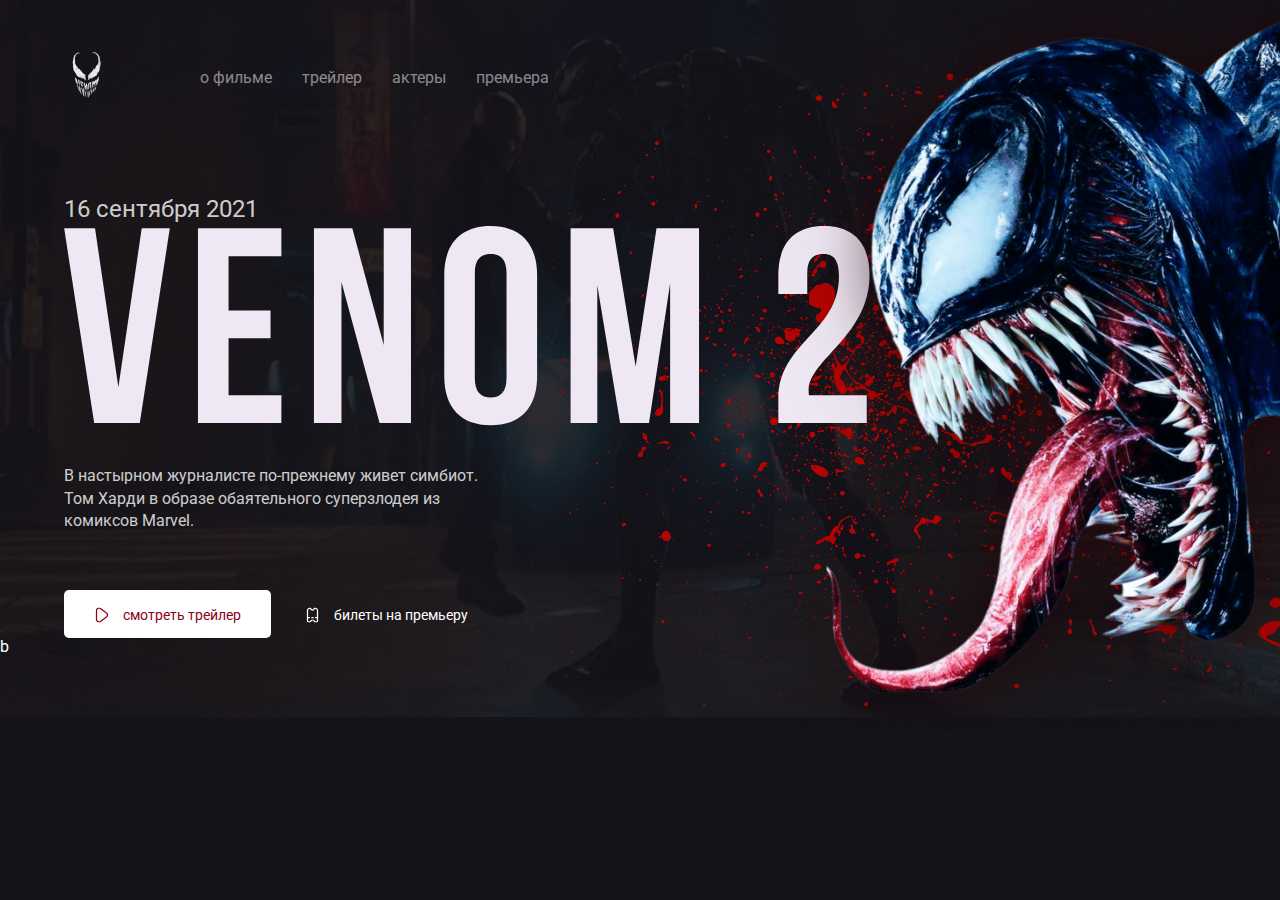
<file: index.html>
<!DOCTYPE html>
<html lang="ru">
  <head>
    <meta charset="UTF-8" />
    <meta http-equiv="X-UA-Compatible" content="IE=edge" />
    <meta name="viewport" content="width=device-width, initial-scale=1.0" />
    <title>Главная Venom 2</title>
    <link rel="stylesheet" href="css/normalize.css" />
    <link rel="preconnect" href="https://fonts.gstatic.com" />
    <link
      href="https://fonts.googleapis.com/css2?family=Roboto:wght@400;700&display=swap"
      rel="stylesheet"
    />
    <link rel="stylesheet" href="css/style.css" />
  </head>
  <body class="blood">
    <div class="container">
      <header class="header">
        <a href="aboute.html" class="logo-link">
          <img width="46" hight="71" src="img/logo.png" alt="logo.png: venom" />
        </a>
        <nav class="nav">
          <ul class="nav-menu">
            <li class="nav-menu-item">
              <a href="aboute.html" class="nav-menu-link">о фильме</a>
            </li>
            <li class="nav-menu-item">
              <a href="trailer.html" class="nav-menu-link">трейлер</a>
            </li>
            <li class="nav-menu-item">
              <a href="actors.html" class="nav-menu-link">актеры</a>
            </li>
            <li class="nav-menu-item">
              <a href="premier.html" class="nav-menu-link">премьера</a>
            </li>
          </ul>
        </nav>
      </header>
      <div class="film">
        <div class="film-text">
          <span class="film-date">16 сентября 2021</span>
          <img src="img/Venom 2.svg" alt="logo: venom 2" class="film-logo" />
          <p class="film-description">
            В настырном журналисте по-прежнему живет симбиот. Том Харди в образе
            обаятельного суперзлодея из комиксов Marvel.
          </p>
        </div>
        <!-- /.hero-text -->
        <div class="button-group">
          <button class="button button-primary">
            <img
              width="15"
              src="img/play.svg"
              alt="icon: play"
              class="button-icon"
            />
            <span class="button-text"> смотреть трейлер </span>
          </button>
          <a href="trailer.html" class="button button-link">
            <img
              width="15"
              src="img/ticket.svg"
              alt="icon:ticket"
              class="button-icon"
            />
            <span class="button-text">билеты на премьеру</span>
          </a>
        </div>
      </div>
    </div>
    <img src="img/venom.png" alt="foto: venom" class="venom" />
    b
  </body>
</html>
</file>
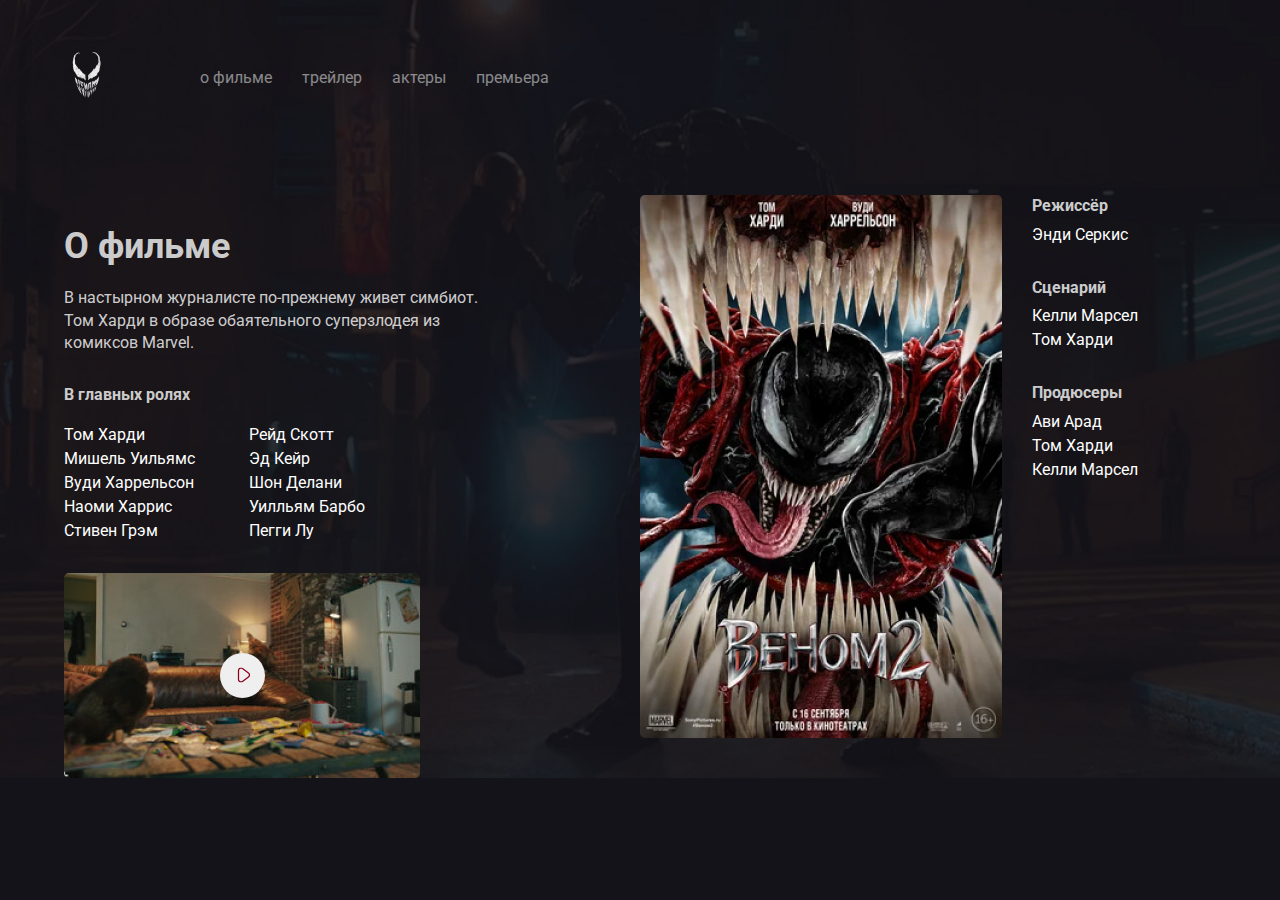
<file: aboute.html>
<!DOCTYPE html>
<html lang="ru">
  <head>
    <meta charset="UTF-8" />
    <meta http-equiv="X-UA-Compatible" content="IE=edge" />
    <meta name="viewport" content="width=device-width, initial-scale=1.0" />
    <title>О фильме Venom 2</title>
    <link rel="stylesheet" href="css/normalize.css" />
    <link rel="preconnect" href="https://fonts.gstatic.com" />
    <link
      href="https://fonts.googleapis.com/css2?family=Roboto:wght@400;700&display=swap"
      rel="stylesheet"
    />
    <link rel="stylesheet" href="css/style.css" />
  </head>
  <body class="primary-bg">
    <div class="container">
      <header class="header">
        <a href="/" class="logo-link">
          <img width="46" hight="71" src="img/logo.png" alt="logo.png: venom" />
        </a>
        <nav class="nav">
          <ul class="nav-menu">
            <li class="nav-menu-item">
              <a href="aboute.html" class="nav-menu-link">о фильме</a>
            </li>
            <li class="nav-menu-item">
              <a href="trailer.html" class="nav-menu-link">трейлер</a>
            </li>
            <li class="nav-menu-item">
              <a href="actors.html" class="nav-menu-link">актеры</a>
            </li>
            <li class="nav-menu-item">
              <a href="premier.html" class="nav-menu-link">премьера</a>
            </li>
          </ul>
        </nav>
      </header>
      <div class="content">
        <div class="col">
          <h2 class="content-title">О фильме</h2>
          <!-- /.content-title -->
          <p class="content-text">
            В настырном журналисте по-прежнему живет симбиот. Том Харди в образе
            обаятельного суперзлодея из комиксов Marvel.
          </p>
          <!-- /.content-text -->
          <h3 class="content-subtitle">В главных ролях</h3>
          <!-- /.content-subtitle -->
          <ul class="list column-2">
            <li class="list-item">Том Харди</li>
            <li class="list-item">Мишель Уильямс</li>
            <li class="list-item">Вуди Харрельсон</li>
            <li class="list-item">Наоми Харрис</li>
            <li class="list-item">Стивен Грэм</li>
            <li class="list-item">Рейд Скотт</li>
            <li class="list-item">Эд Кейр</li>
            <li class="list-item">Шон Делани</li>
            <li class="list-item">Уилльям Барбо</li>
            <li class="list-item">Пегги Лу</li>
          </ul>
          <!-- /.list -->
          <div class="trailer">
            <button class="play">
              <img src="img/play.svg" alt="" class="play-icon" />
            </button>
          </div>
          <!-- /.trailer -->
        </div>
        <div class="col">
          <div class="poster-wrapper">
            <img src="img/poster.jpg" alt="foto:poster" class="poster" />
            <div class="creators">
              <h3 class="content-subtitle">Режиссёр</h3>
              <ul class="list">
                <li class="list-item">Энди Серкис</li>
              </ul>
              <h3 class="content-subtitle">Сценарий</h3>
              <ul class="list">
                <li class="list-item">Келли Марсел</li>
                <li class="list-item">Том Харди</li>
              </ul>
              <h3 class="content-subtitle">Продюсеры</h3>
              <ul class="list">
                <li class="list-item">Ави Арад</li>
                <li class="list-item">Том Харди</li>
                <li class="list-item">Келли Марсел</li>
              </ul>
            </div>
          </div>
        </div>
      </div>
    </div>
  </body>
</html>
</file>
<file: css/style.css>
body {
  background-color: #14131a;
  color: #fff;
  font-family: "Roboto", sans-serif;
}

.container {
  /* max-width: 1140px; */
  width: 90%;
  margin: auto;
}
.venom {
  position: absolute;
  top: 0;
  right: 0;
  max-width: 728px;
  width: 50%;
}
.header {
  display: flex;
  align-items: center;
  padding-top: 40px;
  margin-bottom: 80px;
}

.logo-link {
  display: inline-block;
  margin-right: 50px;
}
.nav-menu {
  margin: 0;
  /* padding: 0; */
  list-style: none;
  display: flex;
}
.nav-menu-item {
  margin-right: 30px;
}

.nav-menu-link {
  text-decoration: none;
  color: rgba(255, 255, 255, 0.5);
}
.film-date {
  display: block;
  font-size: 24px;
  line-height: 28px;
  margin-bottom: 3px;
  color: rgba(255, 255, 255, 0.8);
}
.film-description {
  margin-top: 3%;
  max-width: 423px;
  font-size: 16px;
  line-height: 140%;
  color: rgba(255, 255, 255, 0.8);
}
.film-logo {
  width: 70%;
}

.button {
  padding: 15px 30px;
  border: none;
  border-radius: 5px;
  text-decoration: none;
  cursor: pointer;
}
.button-icon,
.button-text {
  display: inline-block;
  vertical-align: middle;
}
.button-text {
  font-size: 14px;
  line-height: 16px;
  margin-left: 10px;
}
.button-primary {
  color: #8d0019;
  background-color: #fff;
}
.button-link {
  color: #fff;
}
.button-group {
  margin-top: 5%;
}

.blood {
  background: url("../img/blood.png") no-repeat top right,
    #14131a url("../img/background.jpg") no-repeat center center/100%;
}
.primary-bg {
  background: #14131a url("../img/background.jpg") no-repeat center center/100%;
}
.content {
  display: flex;
}
.col {
  flex-basis: 50%;
}
.content-title {
  font-weight: bold;
  font-size: 36px;
  line-height: 42px;
  color: rgba(255, 255, 255, 0.8);
  margin-bottom: 20px;
}
.content-text {
  font-size: 16px;
  line-height: 140%;
  color: rgba(255, 255, 255, 0.8);
  max-width: 423px;
  margin-bottom: 30px;
}
.content-subtitle {
  font-size: 16px;
  line-height: 140%;
  color: rgba(255, 255, 255, 0.8);
  margin-bottom: 15px;
  margin-top: 0;
}
.content .list {
  list-style-type: none;
  padding: 0;
}
.list-item {
  line-height: 1.5;
}
.column-2 {
  -webkit-column-count: 2;
  -moz-column-count: 2;
  column-count: 2;
  -webkit-column-gap: 20px;
  -moz-column-gap: 20px;
  column-gap: 20px;
  max-width: 350px;
}
.content .trailer {
  width: 356px;
  height: 205px;
  background: url("../img/trailer-cover.jpg") no-repeat center / contain;
  border-radius: 5px;
  display: flex;
  align-items: center;
  justify-content: center;
  margin-top: 30px;
}
.trailer .play {
  width: 45px;
  height: 45px;
  border-radius: 50px;
  border: none;
}
.trailer .play-icon {
  transform: translate(1px, 2px);
}
.poster-wrapper {
  display: flex;
  align-items: start;
}
.poster {
  width: 362px;
  border-radius: 5px;
  margin-right: 30px;
}
.poster-wrapper .content-subtitle {
  margin-bottom: 5px;
}
.poster-wrapper .list {
  margin: 0;
  margin-bottom: 30px;
}
</file>
